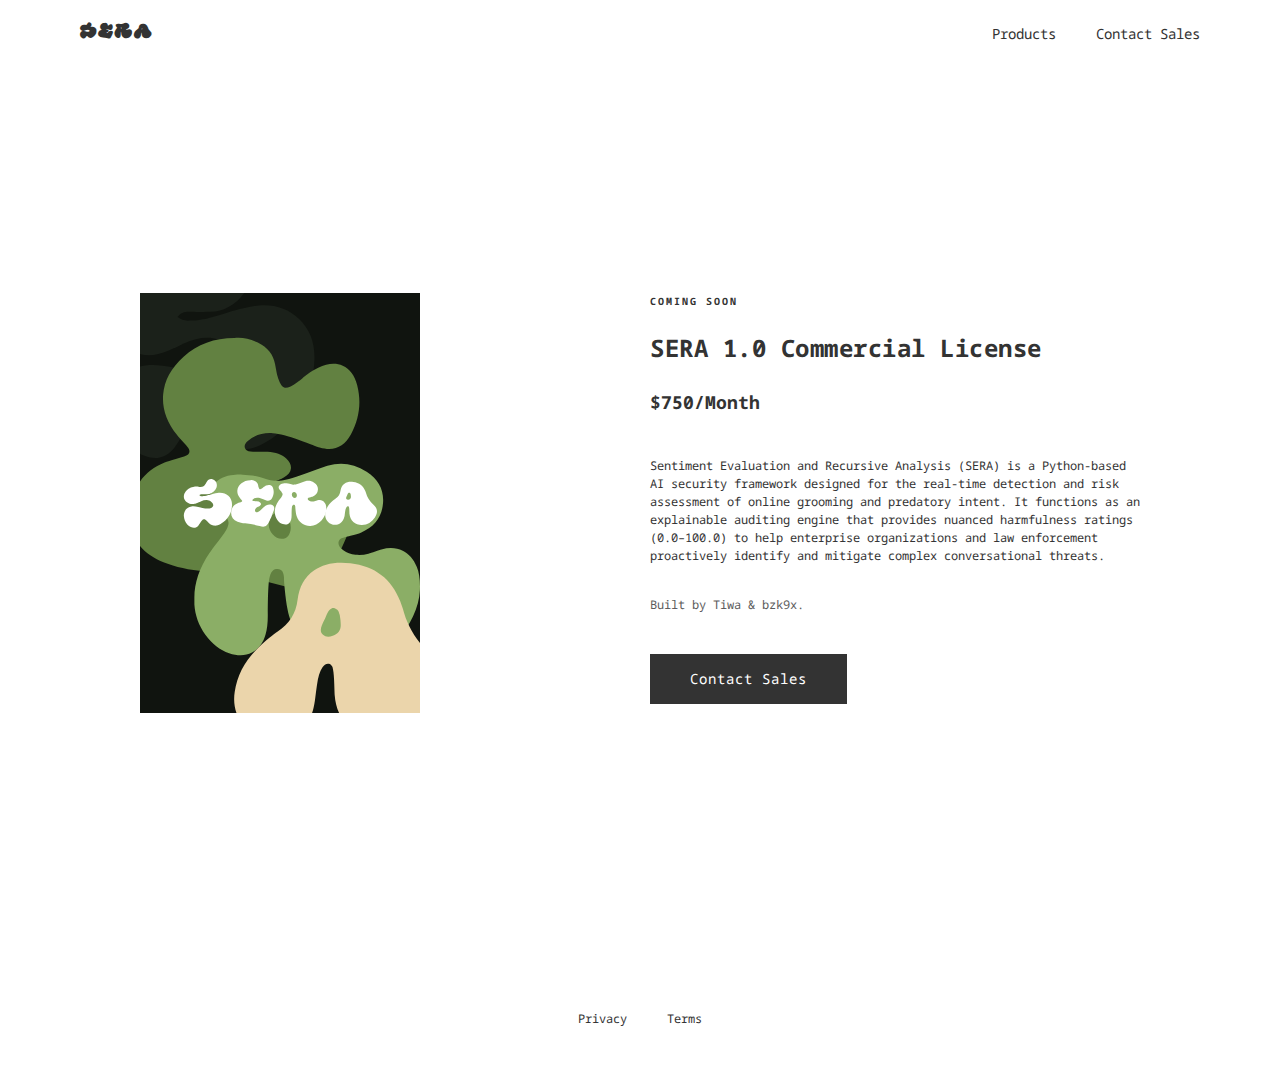
<file: index.html>
<!DOCTYPE html>
<html lang="en">
<head>
    <meta charset="UTF-8">
    <meta name="viewport" content="width=device-width, initial-scale=1.0">
    <meta name="description" content="SERA">
    <meta name="keywords" content="AI security, online safety, predatory detection, grooming detection, AI framework, security auditing, harmfulness detection, enterprise security">
    <meta name="author" content="Tiwa & bzk9x">
    <meta name="theme-color" content="#ffffff">
    
    <meta property="og:type" content="website">
    <meta property="og:url" content="https://sera.bzk9x.top">
    <meta property="og:title" content="SERA">
    <meta property="og:description" content="Real-time detection and risk assessment of online grooming and predatory intent using explainable AI auditing engine.">
    <meta property="og:image" content="https://sera.bzk9x.top/assets/sera-product.png">
    
    <meta property="twitter:card" content="summary_large_image">
    <meta property="twitter:url" content="https://sera.bzk9x.top">
    <meta property="twitter:title" content="SERA">
    <meta property="twitter:description" content="Real-time detection and risk assessment of online grooming and predatory intent using explainable AI auditing engine.">
    <meta property="twitter:image" content="https://sera.bzk9x.top/assets/sera-product.png">

    <link rel="shortcut icon" href="./assets/sera_logo.svg" type="image/x-icon">
    
    <title>SERA</title>
    <link rel="canonical" href="https://sera.bzk9x.top/">
    <link rel="stylesheet" href="styles/style.css">
    <style>
        @import url('https://fonts.googleapis.com/css2?family=Noto+Sans+Mono:wght@100..900&display=swap');
    </style>
    
    <script type="application/ld+json">
    {
        "@context": "https://schema.org",
        "@type": "SoftwareApplication",
        "name": "SERA 1.0 Commercial License",
        "description": "Sentiment Evaluation and Recursive Analysis (SERA) is a Python-based AI security framework designed for the real-time detection and risk assessment of online grooming and predatory intent.",
        "applicationCategory": "SecurityApplication",
        "offers": {
            "@type": "Offer",
            "price": "750",
            "priceCurrency": "USD",
            "priceValidUntil": "2026-12-31"
        },
        "author": {
            "@type": "Organization",
            "name": "bzk9x",
            "url": "https://sera.bzk9x.top"
        },
        "creator": {
            "@type": "Person",
            "name": "Tiwa"
        },
        "aggregateRating": {
            "@type": "AggregateRating",
            "ratingValue": "5",
            "ratingCount": "1"
        },
        "url": "https://sera.bzk9x.top",
        "image": "https://sera.bzk9x.top/assets/sera-product.svg"
    }
    </script>
</head>
<body>
    <nav class="navbar">
        <div class="nav-container">
            <div class="logo">SERA</div>
            <div class="hamburger" id="hamburger">
                <span></span>
                <span></span>
                <span></span>
            </div>
            <div class="nav-links" id="navLinks">
                <a href="./products/">Products</a>
                <a href="mailto:bzk9xx@gmail.com" class="talk-sales">Contact Sales</a>
            </div>
        </div>
    </nav>

    <main class="hero">
        <div class="hero-container">
            <div class="product-image">
                <img src="assets/sera-product.svg" alt="SERA 1.0 Commercial License">
            </div>
            <div class="product-description">
                <div class="coming-soon">COMING SOON</div>
                <h1>SERA 1.0 Commercial License</h1>
                <div class="price">$750/Month</div>
                
                <p class="description">Sentiment Evaluation and Recursive Analysis (SERA) is a Python-based AI security framework designed for the real-time detection and risk assessment of online grooming and predatory intent. It functions as an explainable auditing engine that provides nuanced harmfulness ratings (0.0–100.0) to help enterprise organizations and law enforcement proactively identify and mitigate complex conversational threats.</p>
                
                <p class="credits">Built by Tiwa & bzk9x.</p>
                
                <a href="mailto:bzk9xx@gmail.com" class="cta-button">Contact Sales</a>
            </div>
        </div>
    </main>

    <footer class="footer">
        <div class="footer-links">
            <a href="#privacy">Privacy</a>
            <a href="#terms">Terms</a>
        </div>
    </footer>
    <script>
        const hamburger = document.getElementById('hamburger');
        const navLinks = document.getElementById('navLinks');

        hamburger.addEventListener('click', () => {
            hamburger.classList.toggle('active');
            navLinks.classList.toggle('active');
        });

        navLinks.querySelectorAll('a').forEach(link => {
            link.addEventListener('click', () => {
                hamburger.classList.remove('active');
                navLinks.classList.remove('active');
            });
        });
    </script>
</body>
</html>
</file>
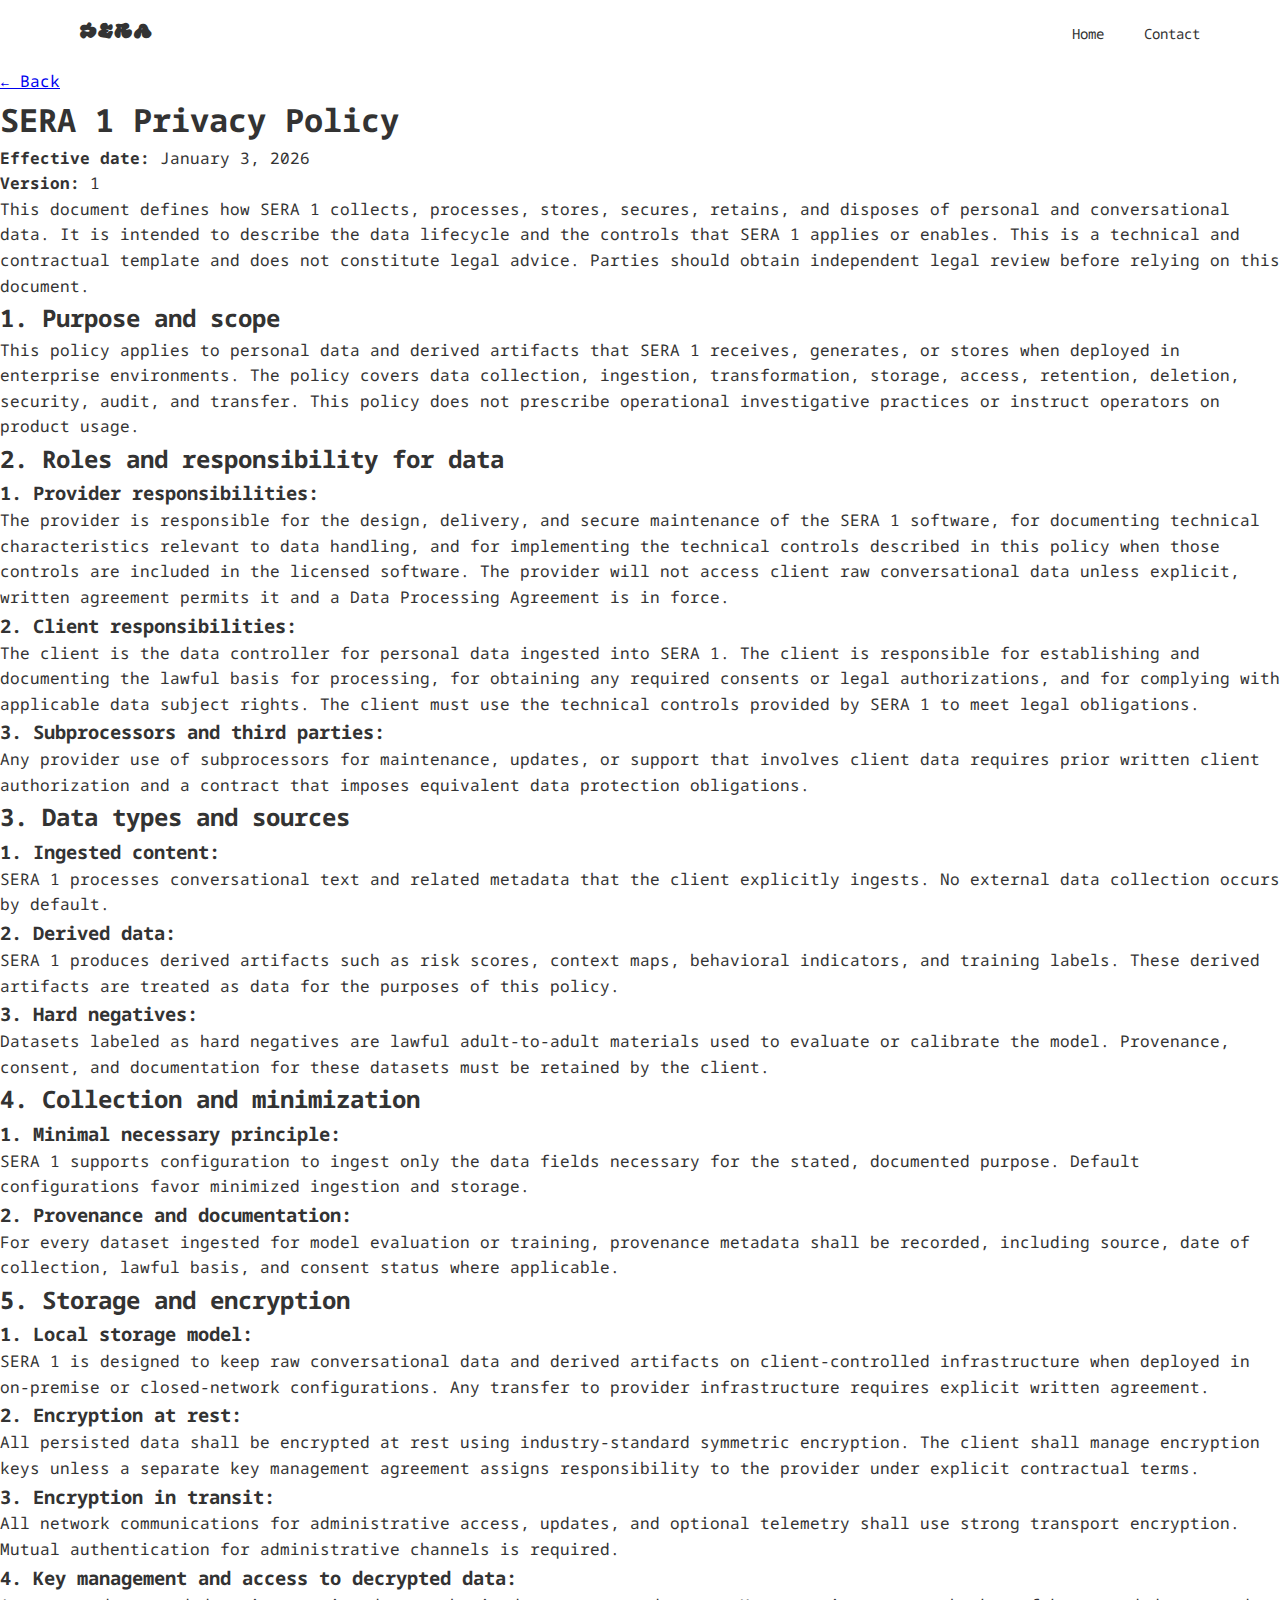
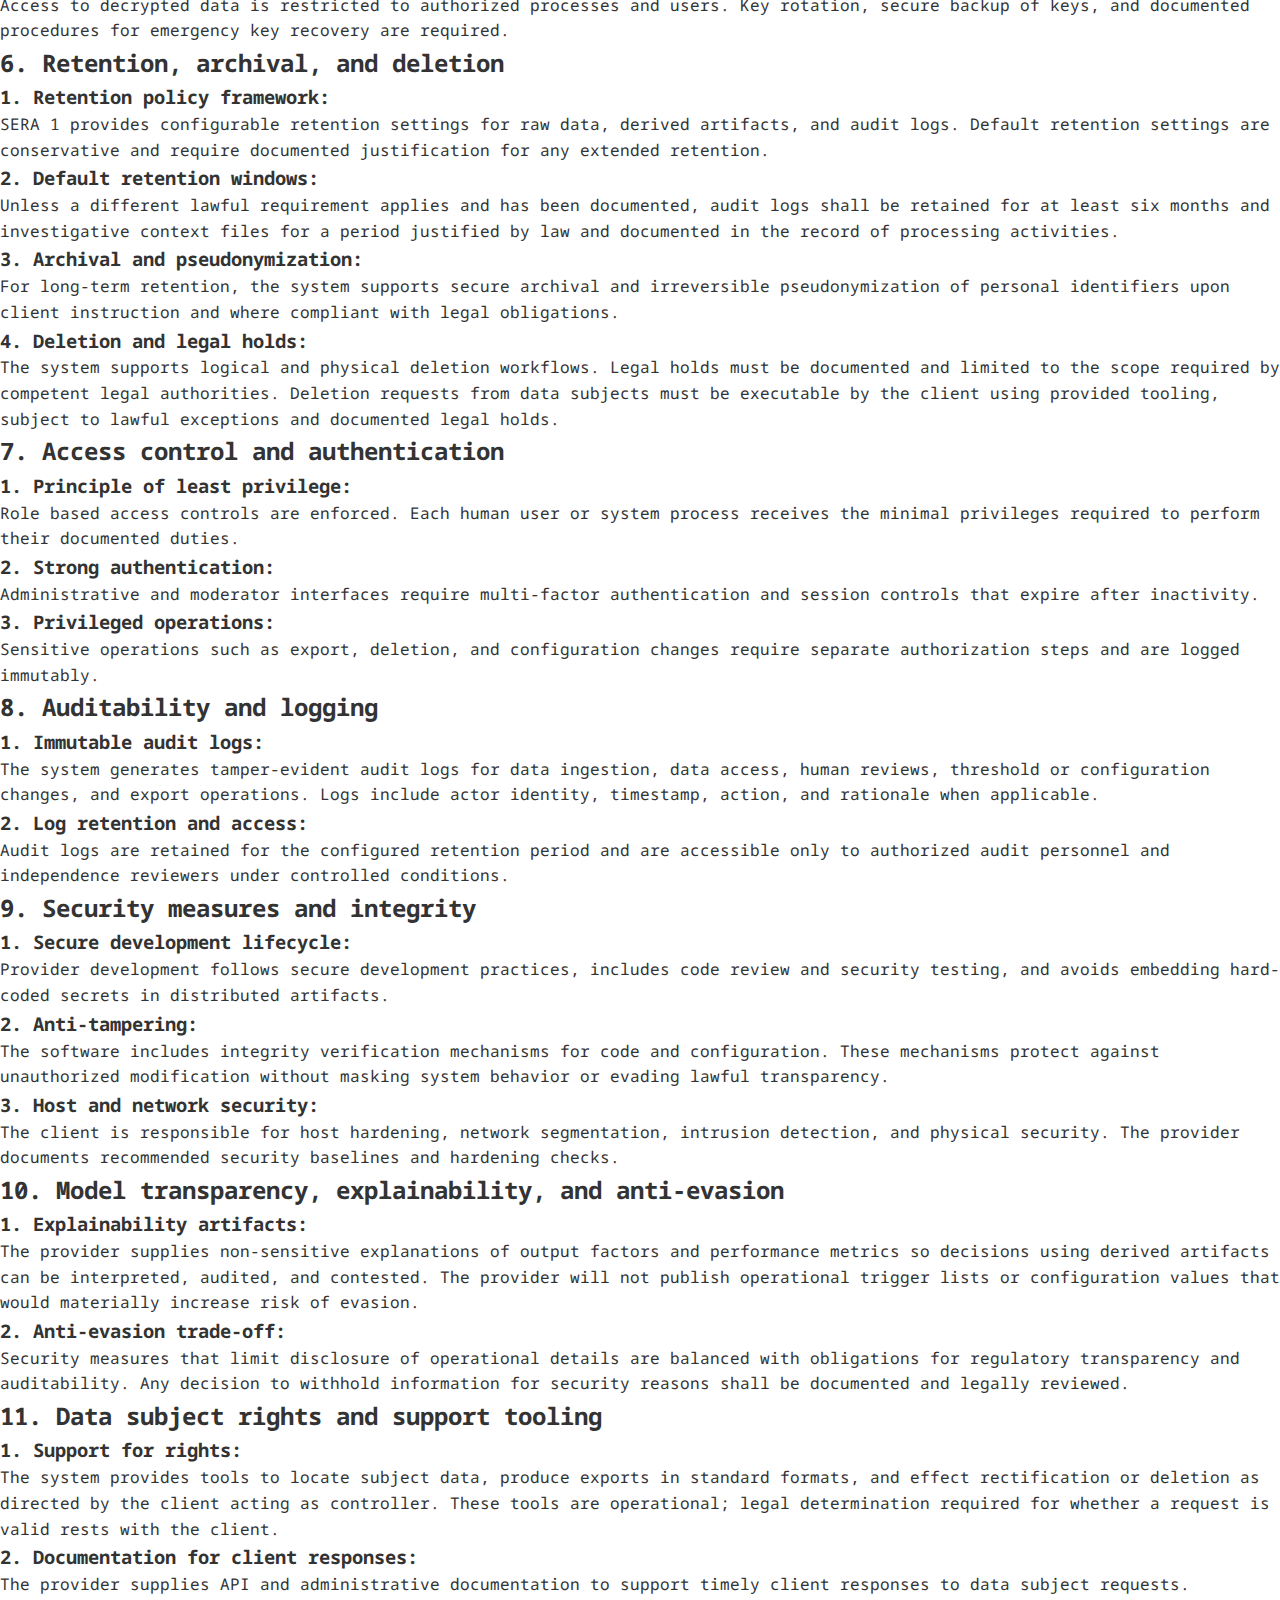
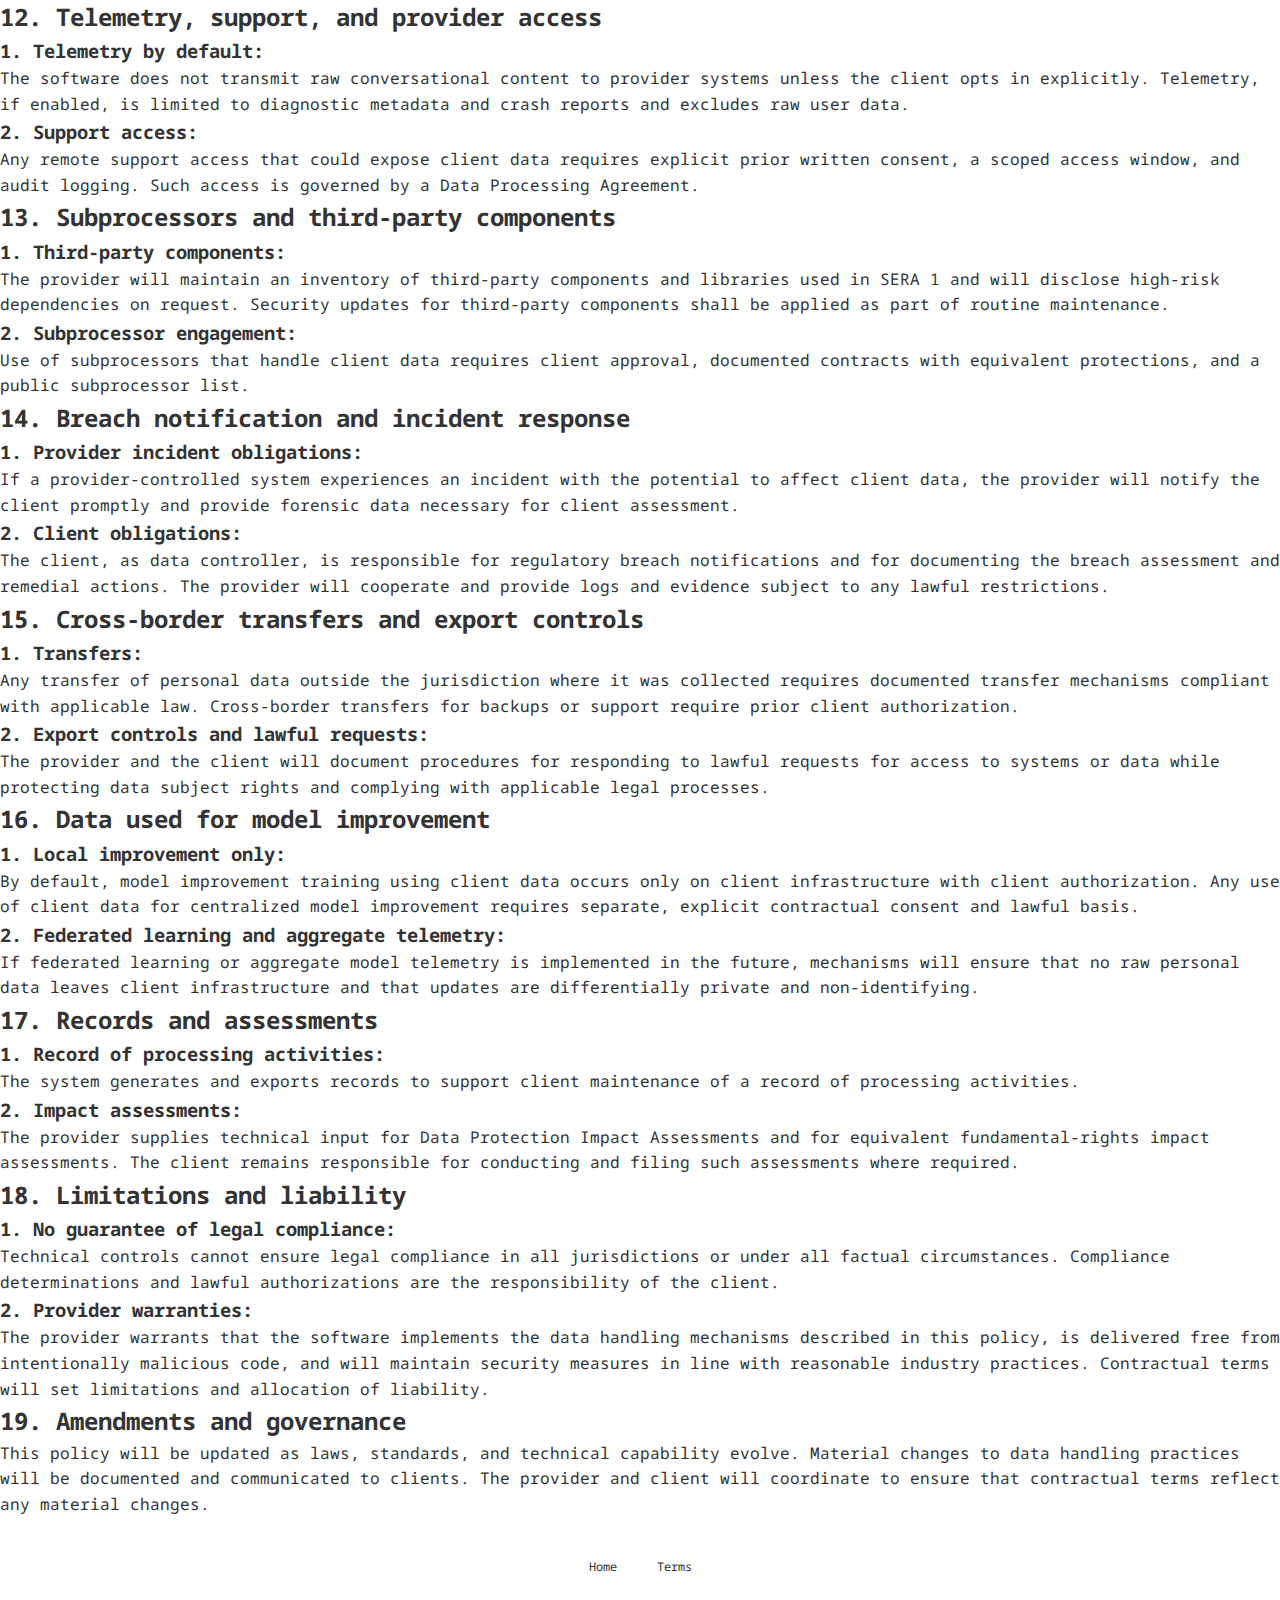
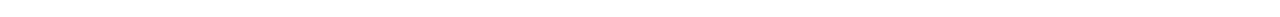
<file: privacy/index.html>
<!DOCTYPE html>
<html lang="en">
<head>
    <meta charset="UTF-8">
    <meta name="viewport" content="width=device-width, initial-scale=1.0">
    <meta name="description" content="SERA Privacy Policy - Data handling, storage, security, and user rights.">
    <meta name="keywords" content="privacy policy, data protection, SERA security">
    <meta name="author" content="Tiwa & bzk9x">
    
    <title>Privacy Policy - SERA</title>
    <link rel="shortcut icon" href="../assets/sera_logo.svg" type="image/x-icon">
    <link rel="canonical" href="https://sera.bzk9x.top/privacy/">
    <link rel="stylesheet" href="../styles/style.css">
    <style>
        @import url('https://fonts.googleapis.com/css2?family=Noto+Sans+Mono:wght@100..900&display=swap');
    </style>
</head>
<body>
    <nav class="navbar">
        <div class="nav-container">
            <div class="logo">SERA</div>
            <div class="hamburger" id="hamburger">
                <span></span>
                <span></span>
                <span></span>
            </div>
            <div class="nav-links" id="navLinks">
                <a href="../">Home</a>
                <a href="mailto:bzk9xx@gmail.com" class="talk-sales">Contact</a>
            </div>
        </div>
    </nav>

    <main class="policy-container">
        <div class="policy-content">
            <a href="../" class="back-link">← Back</a>

            <h1>SERA 1 Privacy Policy</h1>

            <p><strong>Effective date:</strong> January 3, 2026</p>
            <p><strong>Version:</strong> 1</p>

            <p>This document defines how SERA 1 collects, processes, stores, secures, retains, and disposes of personal and conversational data. It is intended to describe the data lifecycle and the controls that SERA 1 applies or enables. This is a technical and contractual template and does not constitute legal advice. Parties should obtain independent legal review before relying on this document.</p>

            <h2>1. Purpose and scope</h2>
            <p>This policy applies to personal data and derived artifacts that SERA 1 receives, generates, or stores when deployed in enterprise environments. The policy covers data collection, ingestion, transformation, storage, access, retention, deletion, security, audit, and transfer. This policy does not prescribe operational investigative practices or instruct operators on product usage.</p>

            <h2>2. Roles and responsibility for data</h2>
            <h3>1. Provider responsibilities:</h3>
            <p>The provider is responsible for the design, delivery, and secure maintenance of the SERA 1 software, for documenting technical characteristics relevant to data handling, and for implementing the technical controls described in this policy when those controls are included in the licensed software. The provider will not access client raw conversational data unless explicit, written agreement permits it and a Data Processing Agreement is in force.</p>

            <h3>2. Client responsibilities:</h3>
            <p>The client is the data controller for personal data ingested into SERA 1. The client is responsible for establishing and documenting the lawful basis for processing, for obtaining any required consents or legal authorizations, and for complying with applicable data subject rights. The client must use the technical controls provided by SERA 1 to meet legal obligations.</p>

            <h3>3. Subprocessors and third parties:</h3>
            <p>Any provider use of subprocessors for maintenance, updates, or support that involves client data requires prior written client authorization and a contract that imposes equivalent data protection obligations.</p>

            <h2>3. Data types and sources</h2>
            <h3>1. Ingested content:</h3>
            <p>SERA 1 processes conversational text and related metadata that the client explicitly ingests. No external data collection occurs by default.</p>

            <h3>2. Derived data:</h3>
            <p>SERA 1 produces derived artifacts such as risk scores, context maps, behavioral indicators, and training labels. These derived artifacts are treated as data for the purposes of this policy.</p>

            <h3>3. Hard negatives:</h3>
            <p>Datasets labeled as hard negatives are lawful adult-to-adult materials used to evaluate or calibrate the model. Provenance, consent, and documentation for these datasets must be retained by the client.</p>

            <h2>4. Collection and minimization</h2>
            <h3>1. Minimal necessary principle:</h3>
            <p>SERA 1 supports configuration to ingest only the data fields necessary for the stated, documented purpose. Default configurations favor minimized ingestion and storage.</p>

            <h3>2. Provenance and documentation:</h3>
            <p>For every dataset ingested for model evaluation or training, provenance metadata shall be recorded, including source, date of collection, lawful basis, and consent status where applicable.</p>

            <h2>5. Storage and encryption</h2>
            <h3>1. Local storage model:</h3>
            <p>SERA 1 is designed to keep raw conversational data and derived artifacts on client-controlled infrastructure when deployed in on-premise or closed-network configurations. Any transfer to provider infrastructure requires explicit written agreement.</p>

            <h3>2. Encryption at rest:</h3>
            <p>All persisted data shall be encrypted at rest using industry-standard symmetric encryption. The client shall manage encryption keys unless a separate key management agreement assigns responsibility to the provider under explicit contractual terms.</p>

            <h3>3. Encryption in transit:</h3>
            <p>All network communications for administrative access, updates, and optional telemetry shall use strong transport encryption. Mutual authentication for administrative channels is required.</p>

            <h3>4. Key management and access to decrypted data:</h3>
            <p>Access to decrypted data is restricted to authorized processes and users. Key rotation, secure backup of keys, and documented procedures for emergency key recovery are required.</p>

            <h2>6. Retention, archival, and deletion</h2>
            <h3>1. Retention policy framework:</h3>
            <p>SERA 1 provides configurable retention settings for raw data, derived artifacts, and audit logs. Default retention settings are conservative and require documented justification for any extended retention.</p>

            <h3>2. Default retention windows:</h3>
            <p>Unless a different lawful requirement applies and has been documented, audit logs shall be retained for at least six months and investigative context files for a period justified by law and documented in the record of processing activities.</p>

            <h3>3. Archival and pseudonymization:</h3>
            <p>For long-term retention, the system supports secure archival and irreversible pseudonymization of personal identifiers upon client instruction and where compliant with legal obligations.</p>

            <h3>4. Deletion and legal holds:</h3>
            <p>The system supports logical and physical deletion workflows. Legal holds must be documented and limited to the scope required by competent legal authorities. Deletion requests from data subjects must be executable by the client using provided tooling, subject to lawful exceptions and documented legal holds.</p>

            <h2>7. Access control and authentication</h2>
            <h3>1. Principle of least privilege:</h3>
            <p>Role based access controls are enforced. Each human user or system process receives the minimal privileges required to perform their documented duties.</p>

            <h3>2. Strong authentication:</h3>
            <p>Administrative and moderator interfaces require multi-factor authentication and session controls that expire after inactivity.</p>

            <h3>3. Privileged operations:</h3>
            <p>Sensitive operations such as export, deletion, and configuration changes require separate authorization steps and are logged immutably.</p>

            <h2>8. Auditability and logging</h2>
            <h3>1. Immutable audit logs:</h3>
            <p>The system generates tamper-evident audit logs for data ingestion, data access, human reviews, threshold or configuration changes, and export operations. Logs include actor identity, timestamp, action, and rationale when applicable.</p>

            <h3>2. Log retention and access:</h3>
            <p>Audit logs are retained for the configured retention period and are accessible only to authorized audit personnel and independence reviewers under controlled conditions.</p>

            <h2>9. Security measures and integrity</h2>
            <h3>1. Secure development lifecycle:</h3>
            <p>Provider development follows secure development practices, includes code review and security testing, and avoids embedding hard-coded secrets in distributed artifacts.</p>

            <h3>2. Anti-tampering:</h3>
            <p>The software includes integrity verification mechanisms for code and configuration. These mechanisms protect against unauthorized modification without masking system behavior or evading lawful transparency.</p>

            <h3>3. Host and network security:</h3>
            <p>The client is responsible for host hardening, network segmentation, intrusion detection, and physical security. The provider documents recommended security baselines and hardening checks.</p>

            <h2>10. Model transparency, explainability, and anti-evasion</h2>
            <h3>1. Explainability artifacts:</h3>
            <p>The provider supplies non-sensitive explanations of output factors and performance metrics so decisions using derived artifacts can be interpreted, audited, and contested. The provider will not publish operational trigger lists or configuration values that would materially increase risk of evasion.</p>

            <h3>2. Anti-evasion trade-off:</h3>
            <p>Security measures that limit disclosure of operational details are balanced with obligations for regulatory transparency and auditability. Any decision to withhold information for security reasons shall be documented and legally reviewed.</p>

            <h2>11. Data subject rights and support tooling</h2>
            <h3>1. Support for rights:</h3>
            <p>The system provides tools to locate subject data, produce exports in standard formats, and effect rectification or deletion as directed by the client acting as controller. These tools are operational; legal determination required for whether a request is valid rests with the client.</p>

            <h3>2. Documentation for client responses:</h3>
            <p>The provider supplies API and administrative documentation to support timely client responses to data subject requests.</p>

            <h2>12. Telemetry, support, and provider access</h2>
            <h3>1. Telemetry by default:</h3>
            <p>The software does not transmit raw conversational content to provider systems unless the client opts in explicitly. Telemetry, if enabled, is limited to diagnostic metadata and crash reports and excludes raw user data.</p>

            <h3>2. Support access:</h3>
            <p>Any remote support access that could expose client data requires explicit prior written consent, a scoped access window, and audit logging. Such access is governed by a Data Processing Agreement.</p>

            <h2>13. Subprocessors and third-party components</h2>
            <h3>1. Third-party components:</h3>
            <p>The provider will maintain an inventory of third-party components and libraries used in SERA 1 and will disclose high-risk dependencies on request. Security updates for third-party components shall be applied as part of routine maintenance.</p>

            <h3>2. Subprocessor engagement:</h3>
            <p>Use of subprocessors that handle client data requires client approval, documented contracts with equivalent protections, and a public subprocessor list.</p>

            <h2>14. Breach notification and incident response</h2>
            <h3>1. Provider incident obligations:</h3>
            <p>If a provider-controlled system experiences an incident with the potential to affect client data, the provider will notify the client promptly and provide forensic data necessary for client assessment.</p>

            <h3>2. Client obligations:</h3>
            <p>The client, as data controller, is responsible for regulatory breach notifications and for documenting the breach assessment and remedial actions. The provider will cooperate and provide logs and evidence subject to any lawful restrictions.</p>

            <h2>15. Cross-border transfers and export controls</h2>
            <h3>1. Transfers:</h3>
            <p>Any transfer of personal data outside the jurisdiction where it was collected requires documented transfer mechanisms compliant with applicable law. Cross-border transfers for backups or support require prior client authorization.</p>

            <h3>2. Export controls and lawful requests:</h3>
            <p>The provider and the client will document procedures for responding to lawful requests for access to systems or data while protecting data subject rights and complying with applicable legal processes.</p>

            <h2>16. Data used for model improvement</h2>
            <h3>1. Local improvement only:</h3>
            <p>By default, model improvement training using client data occurs only on client infrastructure with client authorization. Any use of client data for centralized model improvement requires separate, explicit contractual consent and lawful basis.</p>

            <h3>2. Federated learning and aggregate telemetry:</h3>
            <p>If federated learning or aggregate model telemetry is implemented in the future, mechanisms will ensure that no raw personal data leaves client infrastructure and that updates are differentially private and non-identifying.</p>

            <h2>17. Records and assessments</h2>
            <h3>1. Record of processing activities:</h3>
            <p>The system generates and exports records to support client maintenance of a record of processing activities.</p>

            <h3>2. Impact assessments:</h3>
            <p>The provider supplies technical input for Data Protection Impact Assessments and for equivalent fundamental-rights impact assessments. The client remains responsible for conducting and filing such assessments where required.</p>

            <h2>18. Limitations and liability</h2>
            <h3>1. No guarantee of legal compliance:</h3>
            <p>Technical controls cannot ensure legal compliance in all jurisdictions or under all factual circumstances. Compliance determinations and lawful authorizations are the responsibility of the client.</p>

            <h3>2. Provider warranties:</h3>
            <p>The provider warrants that the software implements the data handling mechanisms described in this policy, is delivered free from intentionally malicious code, and will maintain security measures in line with reasonable industry practices. Contractual terms will set limitations and allocation of liability.</p>

            <h2>19. Amendments and governance</h2>
            <p>This policy will be updated as laws, standards, and technical capability evolve. Material changes to data handling practices will be documented and communicated to clients. The provider and client will coordinate to ensure that contractual terms reflect any material changes.</p>
        </div>
    </main>

    <footer class="footer">
        <div class="footer-links">
            <a href="../">Home</a>
            <a href="../terms/">Terms</a>
        </div>
    </footer>

    <script>
        const hamburger = document.getElementById('hamburger');
        const navLinks = document.getElementById('navLinks');

        hamburger.addEventListener('click', () => {
            hamburger.classList.toggle('active');
            navLinks.classList.toggle('active');
        });

        navLinks.querySelectorAll('a').forEach(link => {
            link.addEventListener('click', () => {
                hamburger.classList.remove('active');
                navLinks.classList.remove('active');
            });
        });
    </script>
</body>
</html>
</file>
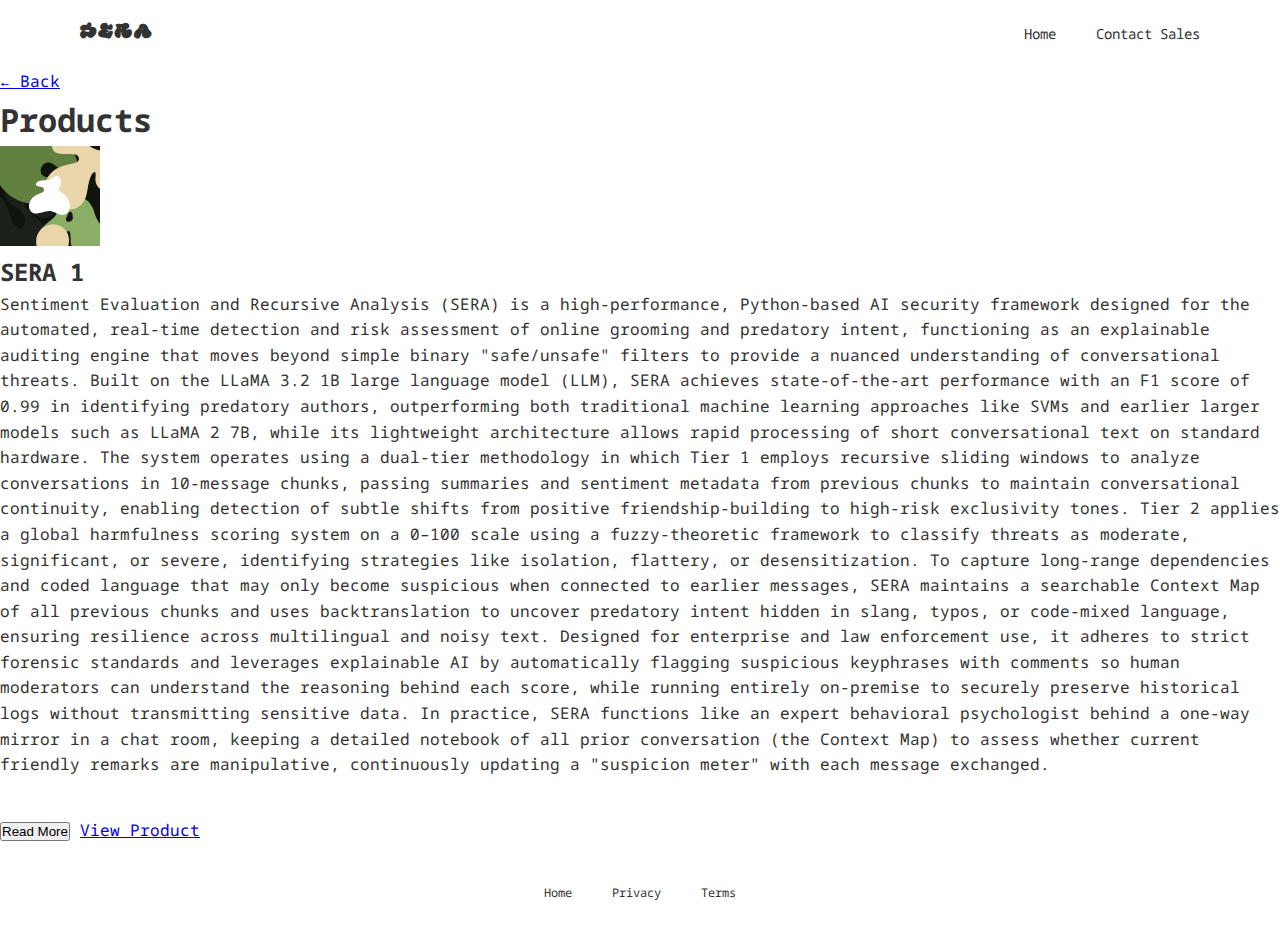
<file: products/index.html>
<!DOCTYPE html>
<html lang="en">
<head>
    <meta charset="UTF-8">
    <meta name="viewport" content="width=device-width, initial-scale=1.0">
    <meta name="description" content="SERA Products - Security frameworks for predatory intent detection">
    <meta name="keywords" content="SERA 1, products, AI security framework">
    <meta name="author" content="Tiwa & bzk9x">
    
    <title>Products - SERA</title>
    <link rel="shortcut icon" href="../assets/sera_logo.svg" type="image/x-icon">
    <link rel="canonical" href="https://sera.bzk9x.top/products/">
    <link rel="stylesheet" href="../styles/style.css">
    <style>
        @import url('https://fonts.googleapis.com/css2?family=Noto+Sans+Mono:wght@100..900&display=swap');
    </style>
</head>
<body>
    <nav class="navbar">
        <div class="nav-container">
            <div class="logo">SERA</div>
            <div class="hamburger" id="hamburger">
                <span></span>
                <span></span>
                <span></span>
            </div>
            <div class="nav-links" id="navLinks">
                <a href="../">Home</a>
                <a href="mailto:bzk9xx@gmail.com" class="talk-sales">Contact Sales</a>
            </div>
        </div>
    </nav>

    <main class="products-container">
        <div class="products-header">
            <a href="../" class="back-link">← Back</a>
            <h1>Products</h1>
        </div>

        <div class="products-list">
            <div class="product-card">
                <div class="product-icon">
                    <img src="../assets/sera_icon.svg" alt="SERA 1">
                </div>
                <div class="product-info">
                    <h2>SERA 1</h2>
                    
                    <div class="product-description-wrapper">
                        <p class="product-description" id="description">
                            Sentiment Evaluation and Recursive Analysis (SERA) is a high-performance, Python-based AI security framework designed for the automated, real-time detection and risk assessment of online grooming and predatory intent, functioning as an explainable auditing engine that moves beyond simple binary "safe/unsafe" filters to provide a nuanced understanding of conversational threats. Built on the LLaMA 3.2 1B large language model (LLM), SERA achieves state-of-the-art performance with an F1 score of 0.99 in identifying predatory authors, outperforming both traditional machine learning approaches like SVMs and earlier larger models such as LLaMA 2 7B, while its lightweight architecture allows rapid processing of short conversational text on standard hardware. The system operates using a dual-tier methodology in which Tier 1 employs recursive sliding windows to analyze conversations in 10-message chunks, passing summaries and sentiment metadata from previous chunks to maintain conversational continuity, enabling detection of subtle shifts from positive friendship-building to high-risk exclusivity tones. Tier 2 applies a global harmfulness scoring system on a 0–100 scale using a fuzzy-theoretic framework to classify threats as moderate, significant, or severe, identifying strategies like isolation, flattery, or desensitization. To capture long-range dependencies and coded language that may only become suspicious when connected to earlier messages, SERA maintains a searchable Context Map of all previous chunks and uses backtranslation to uncover predatory intent hidden in slang, typos, or code-mixed language, ensuring resilience across multilingual and noisy text. Designed for enterprise and law enforcement use, it adheres to strict forensic standards and leverages explainable AI by automatically flagging suspicious keyphrases with comments so human moderators can understand the reasoning behind each score, while running entirely on-premise to securely preserve historical logs without transmitting sensitive data. In practice, SERA functions like an expert behavioral psychologist behind a one-way mirror in a chat room, keeping a detailed notebook of all prior conversation (the Context Map) to assess whether current friendly remarks are manipulative, continuously updating a "suspicion meter" with each message exchanged.
                        </p>
                        <div class="fade-overlay"></div>
                    </div>
                    
                    <button class="read-more-btn" id="readMoreBtn">Read More</button>
                    
                    <a href="../" class="view-product-btn">View Product</a>
                </div>
            </div>
        </div>
    </main>

    <footer class="footer">
        <div class="footer-links">
            <a href="../">Home</a>
            <a href="../privacy/">Privacy</a>
            <a href="../terms/">Terms</a>
        </div>
    </footer>

    <script>
        const hamburger = document.getElementById('hamburger');
        const navLinks = document.getElementById('navLinks');

        hamburger.addEventListener('click', () => {
            hamburger.classList.toggle('active');
            navLinks.classList.toggle('active');
        });

        navLinks.querySelectorAll('a').forEach(link => {
            link.addEventListener('click', () => {
                hamburger.classList.remove('active');
                navLinks.classList.remove('active');
            });
        });

        // Read More functionality
        const readMoreBtn = document.getElementById('readMoreBtn');
        const description = document.getElementById('description');
        const descriptionWrapper = document.querySelector('.product-description-wrapper');
        let isExpanded = false;

        readMoreBtn.addEventListener('click', () => {
            isExpanded = !isExpanded;
            if (isExpanded) {
                descriptionWrapper.classList.add('expanded');
                readMoreBtn.textContent = 'Read Less';
            } else {
                descriptionWrapper.classList.remove('expanded');
                readMoreBtn.textContent = 'Read More';
            }
        });
    </script>
</body>
</html>
</html>
</file>
<file: styles/style.css>
@font-face {
    font-family: "Plumpelo";
    src: url(../assets/PLUMPELOV2REGULAR.TTF);
}

* {
    margin: 0;
    padding: 0;
    box-sizing: border-box;
}

body {
    font-family: 'Noto Sans Mono', monospace;
    background-color: white;
    color: #333333;
    line-height: 1.6;
}

.navbar {
    padding: 20px 0;
}

.nav-container {
    max-width: 1200px;
    margin: 0 auto;
    padding: 0 40px;
    display: flex;
    justify-content: space-between;
    align-items: center;
}

.logo {
    font-weight: bold;
    font-size: 18px;
    letter-spacing: 2px;
    font-family: "Plumpelo";
}

.nav-links {
    display: flex;
    gap: 40px;
}

.nav-links a {
    text-decoration: none;
    color: #333333;
    font-size: 14px;
    transition: none;
}

.nav-links a:hover {
    opacity: 0.7;
}

.hamburger {
    display: none;
    flex-direction: column;
    cursor: pointer;
    gap: 6px;
    padding: 8px;
    background: none;
    border: none;
}

.hamburger span {
    width: 28px;
    height: 2.5px;
    background-color: #333333;
    transition: all 0.3s ease;
    border-radius: 2px;
    transform-origin: center;
}

.hamburger.active span:nth-child(1) {
    transform: rotate(45deg) translateY(10.5px);
}

.hamburger.active span:nth-child(2) {
    opacity: 0;
    transform: translateX(-10px);
}

.hamburger.active span:nth-child(3) {
    transform: rotate(-45deg) translateY(-10.5px);
}

.hero {
    padding: 80px 40px;
    min-height: 100vh;
    display: flex;
    align-items: center;
    justify-content: center;
}

.hero-container {
    max-width: 1000px;
    margin: 0 auto;
    display: grid;
    grid-template-columns: 1fr 1fr;
    gap: 20px;
    align-items: flex-start;
    width: 100%;
}

.product-image {
    width: 100%;
    display: flex;
    justify-content: flex-start;
}

.product-image img {
    width: 100%;
    max-width: 280px;
    height: auto;
    display: block;
    background-color: #f5f5f5;
    aspect-ratio: 2/3;
    object-fit: cover;
}

.product-description {
    padding: 0 0 40px 0;
}

.coming-soon {
    font-size: 10px;
    letter-spacing: 2px;
    margin-bottom: 20px;
    font-weight: bold;
}

.product-description h1 {
    font-size: 24px;
    margin-bottom: 20px;
    font-weight: bold;
    letter-spacing: 0.5px;
}

.price {
    font-size: 18px;
    font-weight: bold;
    margin-bottom: 40px;
}

.description {
    font-size: 12px;
    line-height: 1.5;
    margin-bottom: 30px;
    color: #333333;
}

.credits {
    font-size: 12px;
    margin-bottom: 40px;
    opacity: 0.8;
}

.cta-button {
    background-color: #333333;
    color: white;
    border: none;
    padding: 14px 40px;
    font-size: 14px;
    font-family: 'Noto Sans Mono', monospace;
    cursor: pointer;
    letter-spacing: 1px;
    transition: none;
    display: inline-block;
    text-decoration: none;
}

.cta-button:hover {
    opacity: 0.8;
}

.cta-button:active {
    opacity: 0.6;
}

.footer {
    padding: 40px;
    text-align: center;
}

.footer-links {
    max-width: 1200px;
    margin: 0 auto;
    display: flex;
    justify-content: center;
    gap: 40px;
}

.footer-links a {
    text-decoration: none;
    color: #333333;
    font-size: 12px;
    transition: none;
}

.footer-links a:hover {
    opacity: 0.7;
}

@media (max-width: 768px) {
    .hamburger {
        display: flex;
    }

    .nav-container {
        padding: 0 20px;
        flex-direction: row;
    }

    .nav-links {
        display: none;
    }

    .nav-links.active {
        display: flex;
        flex-direction: column;
        position: absolute;
        top: 70px;
        left: 0;
        right: 0;
        background-color: #f9f9f9;
        border-top: 1px solid #f0f0f0;
        border-bottom: 1px solid #f0f0f0;
        padding: 24px 20px;
        gap: 20px;
        z-index: 1000;
        box-shadow: 0 4px 6px rgba(0, 0, 0, 0.05);
    }

    .nav-links a {
        font-size: 14px;
        padding: 8px 0;
    }

    .hero {
        padding: 30px 20px;
        min-height: auto;
    }

    .hero-container {
        grid-template-columns: 1fr;
        gap: 30px;
    }

    .product-image img {
        width: 100%;
        max-width: 200px;
    }

    .product-description {
        padding: 0;
    }

    .product-description h1 {
        font-size: 20px;
        margin-bottom: 15px;
    }

    .price {
        font-size: 18px;
        margin-bottom: 20px;
    }

    .description {
        font-size: 12px;
        margin-bottom: 20px;
    }

    .coming-soon {
        font-size: 11px;
        margin-bottom: 15px;
    }

    .credits {
        font-size: 11px;
        margin-bottom: 25px;
    }

    .cta-button {
        padding: 12px 30px;
        font-size: 12px;
    }

    .footer {
        padding: 30px 20px;
    }
}
</file>
